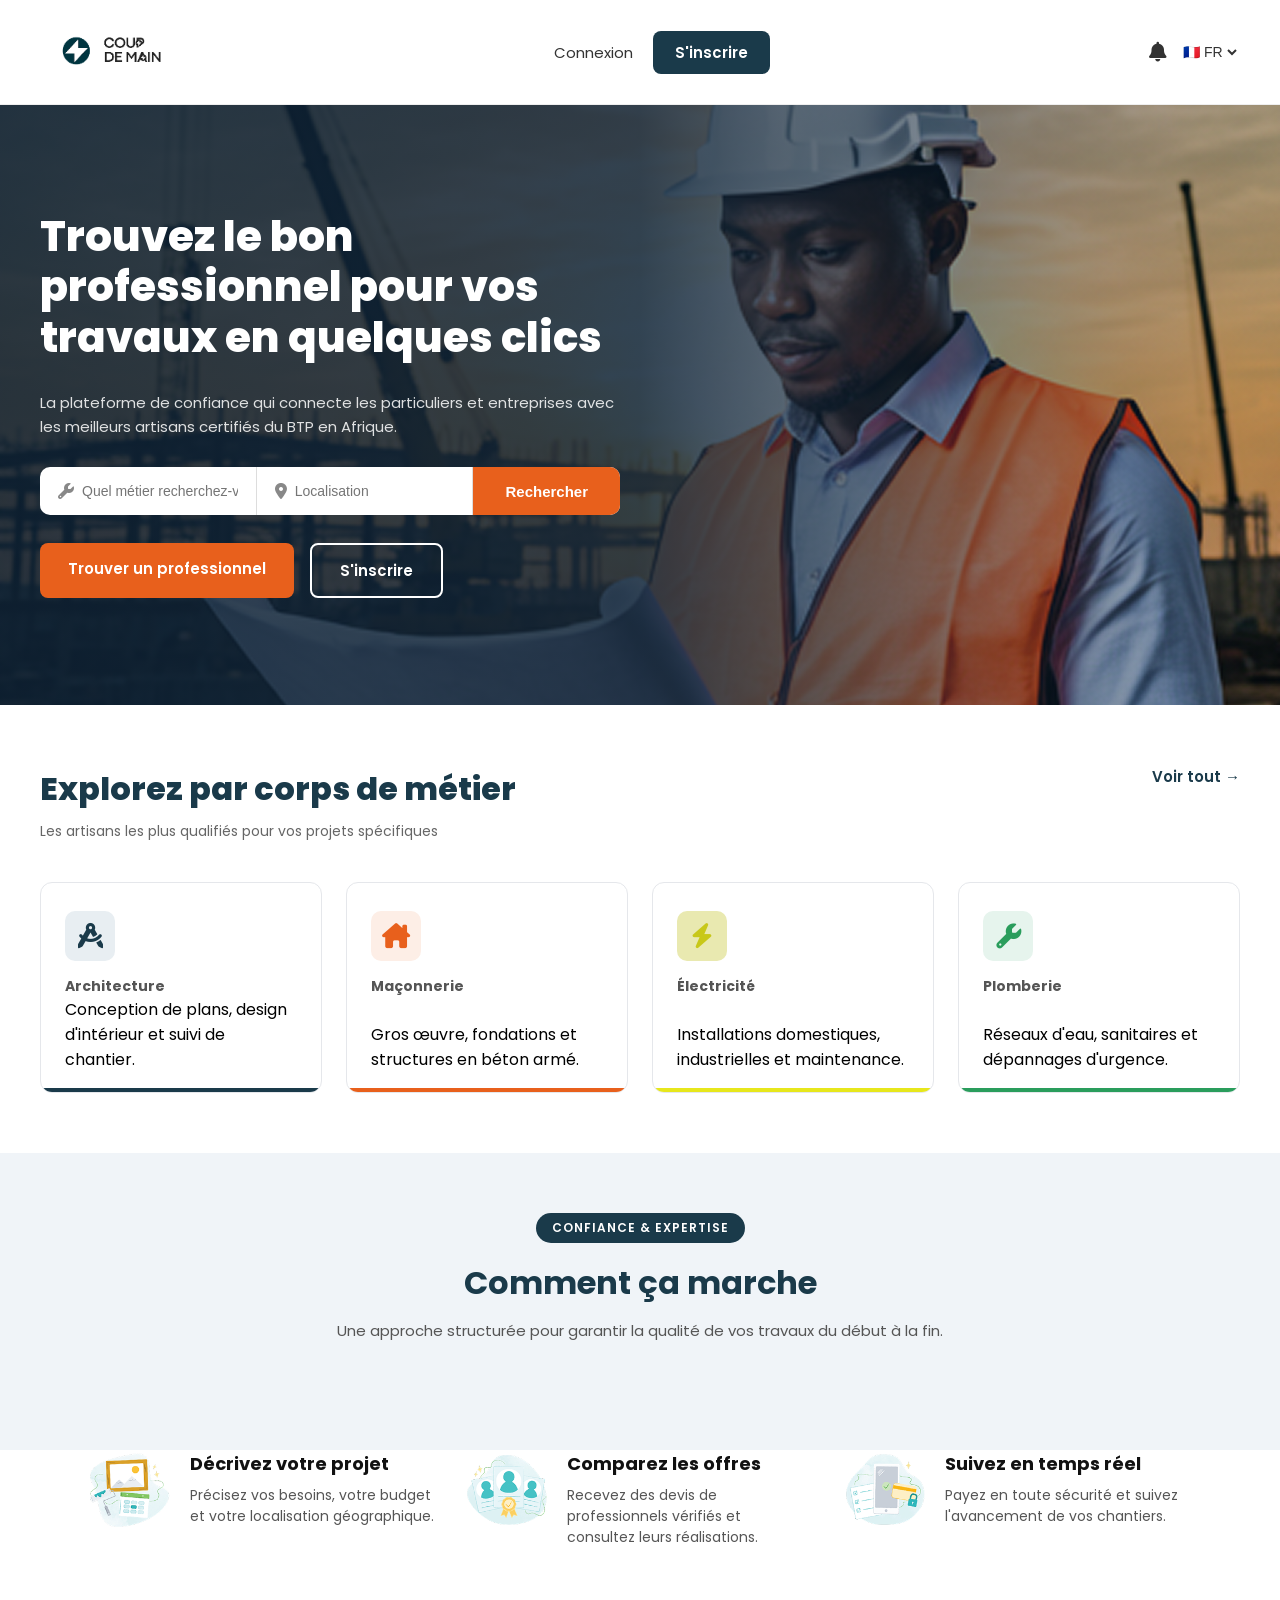
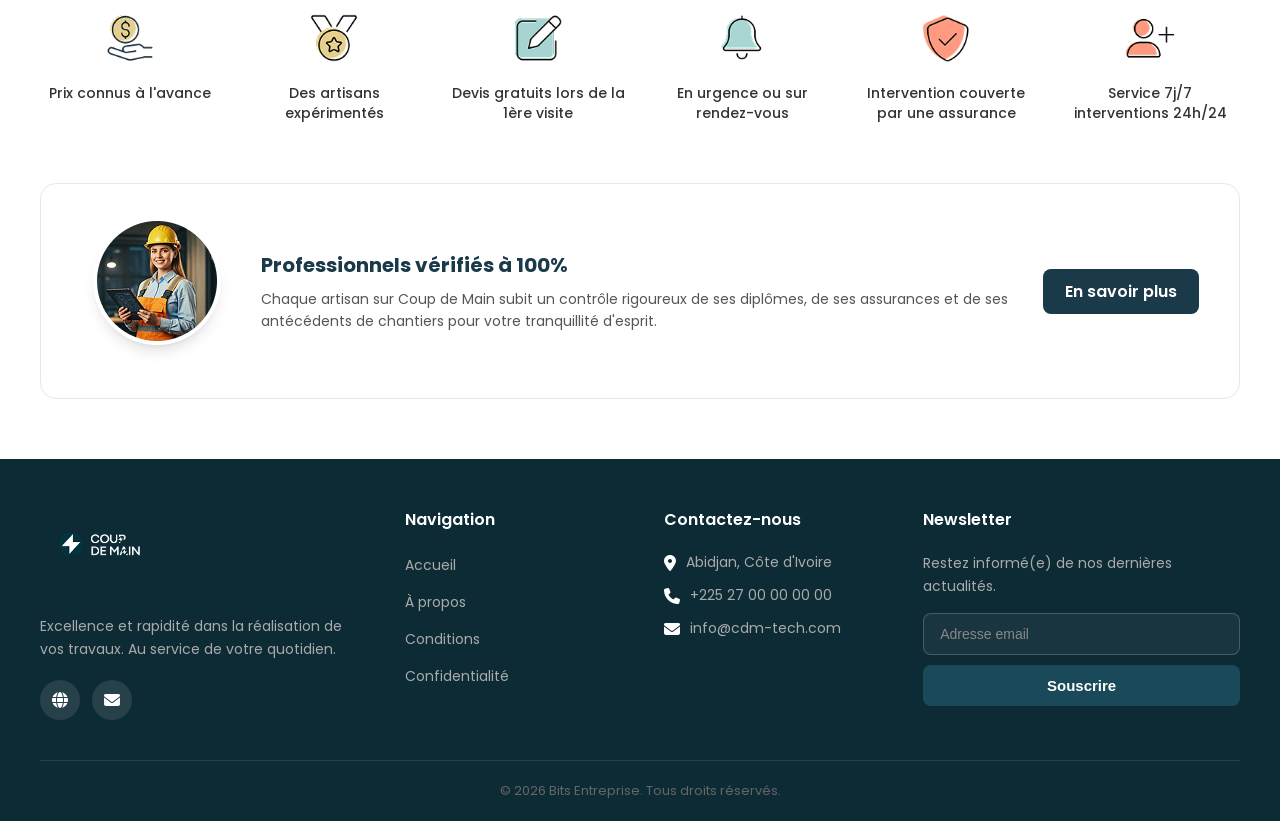
<file: index.html>
<!doctype html>
<html lang="fr">

<head>
    <meta charset="UTF-8" />
    <meta name="viewport" content="width=device-width, initial-scale=1.0" />
    <link rel="stylesheet" href="style.css" />
    <link rel="shortcut icon" href="Ressources/favicon_io/android-chrome-512x512.png" type="image/x-icon" />
    <link rel="stylesheet" href="https://cdnjs.cloudflare.com/ajax/libs/font-awesome/6.5.0/css/all.min.css" />
    <title>CoupdeMain | Home</title>
</head>

<body>
    <!-- Navbar -->
    <nav>
        <div class="logo">
            <img src="Ressources/images/logo.png" alt="" />
        </div>
        <div class="tab">
            <a href="Authentification/connexion.html" data-i18n="nav.connexion">Connexion</a>
            <a href="Authentification/inscription.html" class="btn-inscrire" data-i18n="nav.inscrire">S'inscrire</a>
        </div>
        <div class="nav-notif">
            <span class="nav-icon"><i class="fa-solid fa-bell"></i></span>
            <select id="lang-select">
                <option value="fr">🇫🇷 FR</option>
                <option value="en">🇬🇧 EN</option>
            </select>
        </div>
    </nav>

    <!-- Hero section -->
    <div class="hero">
        <div class="hero-background">
            <img src="Ressources/images/bg.png" alt="" />
        </div>
        <div class="hero-contenu">
            <h1 data-i18n="hero.titre">Trouvez le bon professionnel pour vos travaux en quelques clics</h1>
            <p data-i18n="hero.description">La plateforme de confiance qui connecte les particuliers et entreprises avec
                les meilleurs artisans certifiés du BTP en Afrique.</p>
            <div class="search-bar">
                <div class="search-logo">
                    <i class="fa-solid fa-wrench"></i>
                    <input type="text" data-i18n-placeholder="hero.search.metier"
                        placeholder="Quel métier recherchez-vous ?" />
                </div>
                <div class="search-location">
                    <i class="fa-solid fa-location-dot"></i>
                    <input type="text" data-i18n-placeholder="hero.search.localisation" placeholder="Localisation" />
                </div>
                <button data-i18n="hero.search.bouton">Rechercher</button>
            </div>
            <div class="CTA-buttons">
                <a href="" class="btn-ornage" data-i18n="hero.cta.trouver">Trouver un professionnel</a>
                <a href="/Authentification/inscription.html" class="btn-outline" data-i18n="hero.cta.inscrire">S'inscrire</a>
            </div>
        </div>
    </div>

    <!-- Section principale -->
    <div class="main">
        <div class="main-content">
            <div>
                <h2 data-i18n="metiers.titre">Explorez par corps de métier</h2>
                <p data-i18n="metiers.soustitre">Les artisans les plus qualifiés pour vos projets spécifiques</p>
            </div>
            <a href="#" data-i18n="metiers.voir">Voir tout →</a>
        </div>
        <div class="main-card">
            <div class="card">
                <div class="icon-card blue-icon"><i class="fa-solid fa-compass-drafting"></i></div>
                <h3 data-i18n="metiers.archi.titre">Architecture</h3>
                <p data-i18n="metiers.archi.desc">Conception de plans, design d'intérieur et suivi de chantier.</p>
                <div class="bar-card barre-bleu"></div>
            </div>
            <div class="card">
                <div class="icon-card orange-icon"><i class="fa-solid fa-house-chimney"></i></div>
                <h3 data-i18n="metiers.macon.titre">Maçonnerie</h3>
                <p data-i18n="metiers.macon.desc">Gros œuvre, fondations et structures en béton armé.</p>
                <span class="bar-card barre-orange"></span>
            </div>
            <div class="card">
                <div class="icon-card yellow-icon"><i class="fa-solid fa-bolt"></i></div>
                <h3 data-i18n="metiers.elec.titre">Électricité</h3>
                <p data-i18n="metiers.elec.desc">Installations domestiques, industrielles et maintenance.</p>
                <span class="bar-card barre-yellow"></span>
            </div>
            <div class="card">
                <div class="icon-card green-icon"><i class="fa-solid fa-wrench"></i></div>
                <h3 data-i18n="metiers.plomb.titre">Plomberie</h3>
                <p data-i18n="metiers.plomb.desc">Réseaux d'eau, sanitaires et dépannages d'urgence.</p>
                <span class="bar-card barre-green"></span>
            </div>
        </div>
    </div>

    <!-- Comment ça marche -->
    <div class="comment">
        <div class="comment-head">
            <span class="bg" data-i18n="comment.badge">CONFIANCE & EXPERTISE</span>
            <h2 data-i18n="comment.titre">Comment ça marche</h2>
            <p data-i18n="comment.soustitre">Une approche structurée pour garantir la qualité de vos travaux du début à
                la fin.</p>
        </div>
    </div>
    <div class="grille-comment">
        <div class="grille-item">
            <div class="comment-icon"><img src="Ressources/images/ccm-1.61d5282 1.png" alt=""></div>
            <div>
                <h3 data-i18n="comment.etape1.titre">Décrivez votre projet</h3>
                <p data-i18n="comment.etape1.desc">Précisez vos besoins, votre budget et votre localisation
                    géographique.</p>
            </div>
        </div>
        <div class="grille-item">
            <div class="comment-icon"><img src="Ressources/images/ccm-2.9033d62 1.png" alt=""></div>
            <div>
                <h3 data-i18n="comment.etape2.titre">Comparez les offres</h3>
                <p data-i18n="comment.etape2.desc">Recevez des devis de professionnels vérifiés et consultez leurs
                    réalisations.</p>
            </div>
        </div>
        <div class="grille-item">
            <div class="comment-icon"><img src="Ressources/images/ccm-2.9033d62 3.png" alt=""></div>
            <div>
                <h3 data-i18n="comment.etape3.titre">Suivez en temps réel</h3>
                <p data-i18n="comment.etape3.desc">Payez en toute sécurité et suivez l'avancement de vos chantiers.</p>
            </div>
        </div>
    </div>

    <!-- Avantages -->
    <div class="avantages">
        <div class="grille-avantages">
            <div class="avantages-items">
                <img src="Ressources/images/image 2.png" alt="">
                <p data-i18n="avantages.prix">Prix connus à l'avance</p>
            </div>
            <div class="avantages-items">
                <img src="Ressources/images/image 3.png" alt="">
                <p data-i18n="avantages.artisans">Des artisans expérimentés</p>
            </div>
            <div class="avantages-items">
                <img src="Ressources/images/image 4.png" alt="">
                <p data-i18n="avantages.devis">Devis gratuits lors de la 1ère visite</p>
            </div>
            <div class="avantages-items">
                <img src="Ressources/images/image 5.png" alt="">
                <p data-i18n="avantages.urgence">En urgence ou sur rendez-vous</p>
            </div>
            <div class="avantages-items">
                <img src="Ressources/images/image 6.png" alt="">
                <p data-i18n="avantages.assurance">Intervention couverte par une assurance</p>
            </div>
            <div class="avantages-items">
                <img src="Ressources/images/image 7.png" alt="">
                <p data-i18n="avantages.service">Service 7j/7 interventions 24h/24</p>
            </div>
        </div>
    </div>

    <!-- Bannière vérification -->
    <div class="banniere">
        <div class="carte">
            <img src="Ressources/images/woker.png" alt="">
            <div class="banniere-text">
                <h3 data-i18n="banniere.titre">Professionnels vérifiés à 100%</h3>
                <p data-i18n="banniere.desc">Chaque artisan sur Coup de Main subit un contrôle rigoureux de ses
                    diplômes, de ses assurances et de ses antécédents de chantiers pour votre tranquillité d'esprit.</p>
            </div>
            <a href="" class="btn-inscrire" data-i18n="banniere.bouton">En savoir plus</a>
        </div>
    </div>

    <!-- Footer -->
    <footer class="pied-de-page">
        <div class="pied-de-page__contenu">
            <div class="pied-de-page__colonne">
                <img src="Ressources/images/Group 8.png" alt="Logo Coup de Main" class="pied-de-page__logo" />
                <p class="pied-de-page__description" data-i18n="footer.description">Excellence et rapidité dans la
                    réalisation de vos travaux. Au service de votre quotidien.</p>
                <div class="pied-de-page__reseaux">
                    <a href="#"><i class="fa-solid fa-globe"></i></a>
                    <a href="#"><i class="fa-solid fa-envelope"></i></a>
                </div>
            </div>
            <div class="pied-de-page__colonne">
                <h4 data-i18n="footer.nav.titre">Navigation</h4>
                <ul>
                    <li><a href="#" data-i18n="footer.nav.accueil">Accueil</a></li>
                    <li><a href="#" data-i18n="footer.nav.apropos">À propos</a></li>
                    <li><a href="#" data-i18n="footer.nav.conditions">Conditions</a></li>
                    <li><a href="#" data-i18n="footer.nav.confidentialite">Confidentialité</a></li>
                </ul>
            </div>
            <div class="pied-de-page__colonne">
                <h4 data-i18n="footer.contact.titre">Contactez-nous</h4>
                <ul class="pied-de-page__contact">
                    <li><i class="fa-solid fa-location-dot"></i> <span data-i18n="footer.contact.adresse">Abidjan, Côte
                            d'Ivoire</span></li>
                    <li><i class="fa-solid fa-phone"></i> +225 27 00 00 00 00</li>
                    <li><i class="fa-solid fa-envelope"></i> info@cdm-tech.com</li>
                </ul>
            </div>
            <div class="pied-de-page__colonne">
                <h4 data-i18n="footer.newsletter.titre">Newsletter</h4>
                <p class="pied-de-page__newsletter-texte" data-i18n="footer.newsletter.texte">Restez informé(e) de nos
                    dernières actualités et recherches médicales.</p>
                <div class="pied-de-page__formulaire">
                    <input type="email" data-i18n-placeholder="footer.newsletter.placeholder"
                        placeholder="Adresse email" />
                    <button data-i18n="footer.newsletter.bouton">Souscrire</button>
                </div>
            </div>
        </div>
        <div class="pied-de-page__bas">
            <p data-i18n="footer.copyright">© 2026 Bits Entreprise. Tous droits réservés.</p>
        </div>
    </footer>
    <script src="Script/traduction.js"></script>
</body>

</html>
</file>
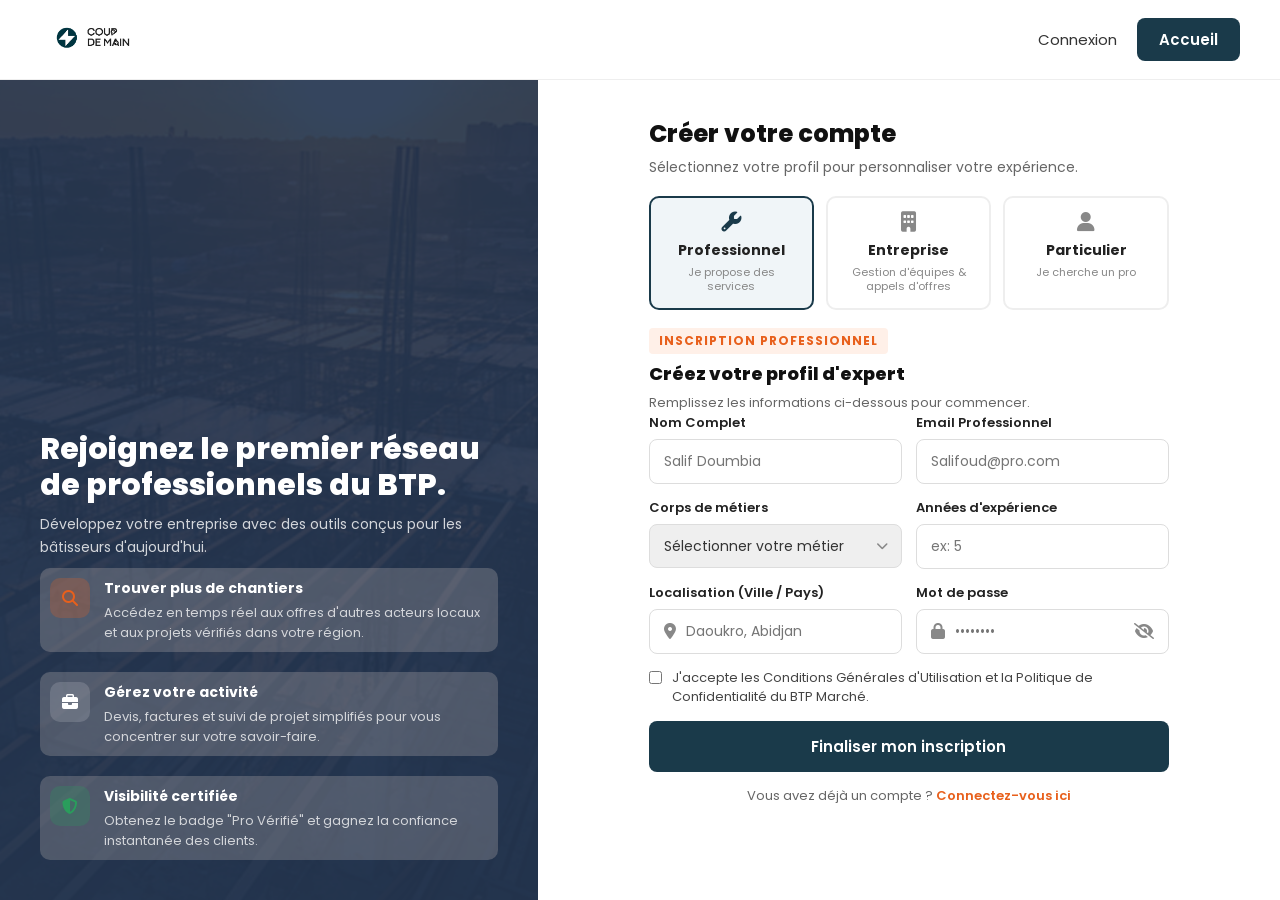
<file: Authentification/inscription.html>
<!doctype html>
<html lang="fr">

<head>
    <meta charset="UTF-8" />
    <meta name="viewport" content="width=device-width, initial-scale=1.0" />
    <link rel="stylesheet" href="inscription.css" />
    <link rel="shortcut icon" href="../Ressources/favicon_io/android-chrome-512x512.png" type="image/x-icon" />
    <link rel="stylesheet" href="https://cdnjs.cloudflare.com/ajax/libs/font-awesome/6.5.0/css/all.min.css" />
    <title>CoupdeMain | Inscription</title>
</head>

<body>
    <!-- navbar -->
    <nav>
        <div class="logo">
            <img src="../Ressources/images/logo.png" alt="" />
        </div>
        <div class="onglets">
            <a href="connexion.html" data-i18n="nav.connexion">Connexion</a>
            <a href="../index.html" class="btn-dark" data-i18n="footer.nav.accueil">Accueil</a>
            <select id="lang-select">
                <option value="fr">🇫🇷 FR</option>
                <option value="en">🇬🇧 EN</option>
            </select>
        </div>
    </nav>

    <div class="contenu">
        <!-- gauche -->
        <div class="gauche">
            <img src="../Ressources/images/Background construction.png" alt="" class="gauche-bg" />
            <div class="gauche-fond">

                <!-- contenu gauche particulier -->
                <div class="gauche-contenu" id="gauche-particulier" style="display: none">
                    <h1 data-i18n="inscription.particulier.hero.titre">Bâtissez votre avenir en toute sérénité.</h1>
                    <div class="avantages">
                        <div class="avantages-contenu">
                            <div class="icon-avantages blue">
                                <i class="fa-solid fa-magnifying-glass"></i>
                            </div>
                            <div>
                                <h4 data-i18n="inscription.particulier.avantage1.titre">Trouvez des pros facilement</h4>
                                <p data-i18n="inscription.particulier.avantage1.desc">
                                    Accédez à un réseau d'artisans qualifiés et vérifiés pour
                                    tous vos travaux de maçonnerie, plomberie et électricité.
                                </p>
                            </div>
                        </div>
                        <div class="avantages-contenu">
                            <div class="icon-avantages green">
                                <i class="fa-solid fa-shield-halved"></i>
                            </div>
                            <div>
                                <h4 data-i18n="inscription.particulier.avantage2.titre">Paiements sécurisés</h4>
                                <p data-i18n="inscription.particulier.avantage2.desc">
                                    Bénéficiez de notre système de tiers de confiance pour
                                    garantir que votre argent n'est libéré qu'une fois
                                    satisfait.
                                </p>
                            </div>
                        </div>
                        <div class="avantages-contenu">
                            <div class="icon-avantages orange">
                                <i class="fa-solid fa-list-check"></i>
                            </div>
                            <div>
                                <h4 data-i18n="inscription.particulier.avantage3.titre">Suivi de projet transparent</h4>
                                <p data-i18n="inscription.particulier.avantage3.desc">
                                    Suivez l'avancement de vos travaux étape par étape grâce à
                                    notre interface intuitive dédiée aux particuliers.
                                </p>
                            </div>
                        </div>
                    </div>
                </div>

                <!-- contenu gauche professionnel -->
                <div class="gauche-contenu" id="gauche-professionnel">
                    <h1 data-i18n="inscription.pro.hero.titre">Rejoignez le premier réseau de professionels du BTP.</h1>
                    <p data-i18n="inscription.pro.hero.desc">
                        Développez votre entreprise avec des outils conçus pour les
                        bâtisseurs d'aujourd'hui.
                    </p>
                    <div class="avantages">
                        <div class="avantages-contenu">
                            <div class="icon-avantages orange">
                                <i class="fa-solid fa-magnifying-glass"></i>
                            </div>
                            <div>
                                <h4 data-i18n="inscription.pro.avantage1.titre">Trouver plus de chantiers</h4>
                                <p data-i18n="inscription.pro.avantage1.desc">
                                    Accédez en temps réel aux offres d'autres acteurs locaux et
                                    aux projets vérifiés dans votre région.
                                </p>
                            </div>
                        </div>
                        <div class="avantages-contenu">
                            <div class="icon-avantages blue">
                                <i class="fa-solid fa-briefcase"></i>
                            </div>
                            <div>
                                <h4 data-i18n="inscription.pro.avantage2.titre">Gérez votre activité</h4>
                                <p data-i18n="inscription.pro.avantage2.desc">
                                    Devis, factures et suivi de projet simplifiés pour vous
                                    concentrer sur votre savoir-faire.
                                </p>
                            </div>
                        </div>
                        <div class="avantages-contenu">
                            <div class="icon-avantages green">
                                <i class="fa-solid fa-shield-halved"></i>
                            </div>
                            <div>
                                <h4 data-i18n="inscription.pro.avantage3.titre">Visibilité certifiée</h4>
                                <p data-i18n="inscription.pro.avantage3.desc">
                                    Obtenez le badge "Pro Vérifié" et gagnez la confiance
                                    instantanée des clients.
                                </p>
                            </div>
                        </div>
                    </div>
                </div>

                <!-- contenu gauche entreprise -->
                <div class="gauche-contenu" id="gauche-entreprise" style="display: none">
                    <h1 data-i18n="inscription.ent.hero.titre">La fondation numérique de vos projets d'envergure.</h1>
                    <p data-i18n="inscription.ent.hero.desc">
                        Rejoignez le premier écosystème BTP en Afrique conçu pour les
                        entreprises qui exigent précision et fiabilité.
                    </p>
                    <div class="avantages">
                        <div class="avantages-contenu">
                            <div class="icon-avantages orange">
                                <i class="fa-solid fa-file-contract"></i>
                            </div>
                            <div>
                                <h4 data-i18n="inscription.ent.avantage1.titre">Appels d'offres exclusifs</h4>
                                <p data-i18n="inscription.ent.avantage1.desc">
                                    Accédez en priorité aux marchés publics et privés certifiés.
                                </p>
                            </div>
                        </div>
                        <div class="avantages-contenu">
                            <div class="icon-avantages blue">
                                <i class="fa-solid fa-users"></i>
                            </div>
                            <div>
                                <h4 data-i18n="inscription.ent.avantage2.titre">Gestion d'équipes</h4>
                                <p data-i18n="inscription.ent.avantage2.desc">
                                    Outils intégrés de planification et suivi de chantier en
                                    temps réel.
                                </p>
                            </div>
                        </div>
                    </div>
                </div>
            </div>
        </div>

        <!-- droite -->
        <div class="droite">
            <div class="formulaire">
                <h2 data-i18n="inscription.titre">Créer votre compte</h2>
                <p class="sous-titre" data-i18n="inscription.soustitre">
                    Sélectionnez votre profil pour personnaliser votre expérience.
                </p>
            </div>

            <div class="profil-selection">
                <div class="profil-item active" onclick="selectionProfil(this, 'professionnel')">
                    <i class="fa-solid fa-wrench"></i>
                    <span data-i18n="inscription.profil.pro.titre">Professionnel</span>
                    <small data-i18n="inscription.profil.pro.desc">Je propose des services</small>
                </div>
                <div class="profil-item" onclick="selectionProfil(this, 'entreprise')">
                    <i class="fa-solid fa-building"></i>
                    <span data-i18n="inscription.profil.entreprise.titre">Entreprise</span>
                    <small data-i18n="inscription.profil.entreprise.desc">Gestion d'équipes & appels d'offres</small>
                </div>
                <div class="profil-item" onclick="selectionProfil(this, 'particulier')">
                    <i class="fa-solid fa-user"></i>
                    <span data-i18n="inscription.profil.particulier.titre">Particulier</span>
                    <small data-i18n="inscription.profil.particulier.desc">Je cherche un pro</small>
                </div>
            </div>

            <!-- formulaire professionnel -->
            <div id="form-professionnel">
                <div class="formulaire-label">
                    <span class="badge-orange" data-i18n="inscription.pro.badge">INSCRIPTION PROFESSIONNEL</span>
                    <h3 data-i18n="inscription.pro.h3">Créez votre profil d'expert</h3>
                    <p data-i18n="inscription.pro.intro">Remplissez les informations ci-dessous pour commencer.</p>
                </div>
                <div class="champs-grille">
                    <div class="champs">
                        <label data-i18n="inscription.pro.nom">Nom Complet</label>
                        <input type="text" data-i18n-placeholder="inscription.pro.nom.placeholder" placeholder="Salif Doumbia" />
                    </div>
                    <div class="champ">
                        <label data-i18n="inscription.pro.email">Email Professionnel</label>
                        <input type="email" data-i18n-placeholder="inscription.pro.email.placeholder" placeholder="Salifoud@pro.com" />
                    </div>
                    <div class="champ">
                        <label data-i18n="inscription.pro.metier">Corps de métiers</label>
                        <div class="input-selection">
                            <select>
                                <option value="" data-i18n="inscription.pro.metier.placeholder">Sélectionner votre métier</option>
                                <option data-i18n="inscription.metier.archi">Architecture</option>
                                <option data-i18n="inscription.metier.macon">Maçonnerie</option>
                                <option data-i18n="inscription.metier.elec">Électricité</option>
                                <option data-i18n="inscription.metier.plomb">Plomberie</option>
                                <option data-i18n="inscription.metier.aide">Aide maçon</option>
                            </select>
                            <i class="fa-solid fa-chevron-down"></i>
                        </div>
                    </div>
                    <div class="champ">
                        <label data-i18n="inscription.pro.experience">Années d'expérience</label>
                        <input type="number" data-i18n-placeholder="inscription.pro.experience.placeholder" placeholder="ex: 5" />
                    </div>
                    <div class="champ">
                        <label data-i18n="inscription.pro.localisation">Localisation (Ville / Pays)</label>
                        <div class="input-info">
                            <i class="fa-solid fa-location-dot"></i>
                            <input type="text" data-i18n-placeholder="inscription.pro.localisation.placeholder" placeholder="Daoukro, Abidjan" />
                        </div>
                    </div>
                    <div class="champ">
                        <label data-i18n="inscription.pro.mdp">Mot de passe</label>
                        <div class="input-info">
                            <i class="fa-solid fa-lock"></i>
                            <input type="password" id="mdp" placeholder="••••••••" />
                            <i class="fa-solid fa-eye-slash toggle-mdp" onclick="toggleMotdePasse()"></i>
                        </div>
                    </div>
                    <div class="cgu">
                        <input type="checkbox" id="cgu-pro" />
                        <label for="cgu-pro" data-i18n="inscription.pro.cgu">J'accepte les
                            <a href="#">Conditions Générales d'Utilisation</a> et la
                            <a href="#">Politique de Confidentialité</a> du BTP Marché.</label>
                    </div>
                    <button class="btn-submit" data-i18n="inscription.pro.bouton">
                        Finaliser mon inscription <i class="fa-solid fa-arrow-right"></i>
                    </button>
                    <p class="deja-compte">
                        <span data-i18n="inscription.pro.dejacompte">Vous avez déjà un compte ?</span>
                        <a href="#" data-i18n="inscription.pro.connexion">Connectez-vous ici</a>
                    </p>
                </div>
            </div>

            <!-- formulaire entreprise -->
            <div id="form-entreprise" style="display: none">
                <div class="formulaire-label">
                    <span class="badge-orange" data-i18n="inscription.ent.badge">INSCRIPTION ENTREPRISE</span>
                    <p data-i18n="inscription.ent.intro">Complétez les informations de votre structure pour commencer.</p>
                </div>
                <div class="champs-grille">
                    <p class="section-titre" data-i18n="inscription.ent.section1">INFORMATIONS SOCIÉTÉ</p>
                    <div class="champs">
                        <label data-i18n="inscription.ent.nom">Nom de l'entreprise</label>
                        <input type="text" data-i18n-placeholder="inscription.ent.nom.placeholder" placeholder="Ex: BatiCorp SARL" />
                    </div>
                    <div class="champ">
                        <label data-i18n="inscription.ent.siret">Numéro SIRET / Registre</label>
                        <input type="text" data-i18n-placeholder="inscription.ent.siret.placeholder" placeholder="Numéro officiel" />
                    </div>
                    <div class="champ">
                        <label data-i18n="inscription.ent.secteur">Secteur d'activité</label>
                        <div class="input-selection">
                            <select>
                                <option value="" data-i18n="inscription.ent.secteur.placeholder">Sélectionnez un secteur</option>
                                <option data-i18n="inscription.secteur.btp">BTP</option>
                                <option data-i18n="inscription.metier.archi">Architecture</option>
                                <option data-i18n="inscription.secteur.genie">Génie civil</option>
                            </select>
                            <i class="fa-solid fa-chevron-down"></i>
                        </div>
                    </div>
                    <div class="champ">
                        <label data-i18n="inscription.ent.taille">Taille de l'entreprise</label>
                        <div class="input-selection">
                            <select>
                                <option value="" data-i18n="inscription.ent.taille.placeholder">Nombre d'employés</option>
                                <option>1-10</option>
                                <option>11-50</option>
                                <option>51-200</option>
                                <option>200+</option>
                            </select>
                            <i class="fa-solid fa-chevron-down"></i>
                        </div>
                    </div>
                    <p class="section-titre" data-i18n="inscription.ent.section2">PERSONNE DE CONTACT</p>
                    <div class="champs pleine-largeur">
                        <label data-i18n="inscription.ent.responsable">Nom complet du responsable</label>
                        <input type="text" data-i18n-placeholder="inscription.ent.responsable.placeholder" placeholder="Prénom et Nom" />
                    </div>
                    <div class="champs pleine-largeur">
                        <label data-i18n="inscription.ent.mdp">Mot de passe</label>
                        <div class="input-info">
                            <i class="fa-solid fa-lock"></i>
                            <input type="password" id="mdp-ent" placeholder="••••••••" />
                            <i class="fa-solid fa-eye-slash toggle-mdp" onclick="toggleMdpEntreprise()"></i>
                        </div>
                    </div>
                    <div class="champ">
                        <label data-i18n="inscription.ent.email">Email professionnel</label>
                        <input type="email" data-i18n-placeholder="inscription.ent.email.placeholder" placeholder="contact@entreprise.com" />
                    </div>
                    <div class="champ">
                        <label data-i18n="inscription.ent.telephone">Téléphone</label>
                        <input type="tel" data-i18n-placeholder="inscription.ent.telephone.placeholder" placeholder="+225..." />
                    </div>
                    <div class="cgu">
                        <input type="checkbox" id="cgu-ent" />
                        <label for="cgu-ent" data-i18n="inscription.ent.cgu">J'accepte les
                            <a href="#">Conditions Générales d'Utilisation</a> et la
                            <a href="#">Politique de Confidentialité</a>.</label>
                    </div>
                    <button class="btn-submit" data-i18n="inscription.ent.bouton">
                        Créer mon compte entreprise
                        <i class="fa-solid fa-arrow-right"></i>
                    </button>
                    <p class="deja-compte">
                        <span data-i18n="inscription.ent.dejacompte">Vous avez déjà un compte ?</span>
                        <a href="#" data-i18n="inscription.ent.connexion">Connectez-vous ici</a>
                    </p>
                </div>
            </div>

            <!-- formulaire particulier -->
            <div id="form-particulier" style="display: none">
                <div class="formulaire-label">
                    <span class="badge-orange" data-i18n="inscription.part.badge">COMPTE PARTICULIER</span>
                    <h3 data-i18n="inscription.part.h3">Créez votre compte</h3>
                </div>
                <div class="champs-grille">
                    <div class="champs pleine-largeur">
                        <label data-i18n="inscription.part.nom">Nom complet</label>
                        <input type="text" data-i18n-placeholder="inscription.part.nom.placeholder" placeholder="Ex: Jean Kouadio" />
                    </div>
                    <div class="champ">
                        <label data-i18n="inscription.part.email">Email</label>
                        <input type="email" data-i18n-placeholder="inscription.part.email.placeholder" placeholder="jean@email.com" />
                    </div>
                    <div class="champ">
                        <label data-i18n="inscription.part.projet">Type de projet</label>
                        <div class="input-selection">
                            <select>
                                <option value="" data-i18n="inscription.part.projet.placeholder">Sélectionnez le type</option>
                                <option data-i18n="inscription.metier.macon">Maçonnerie</option>
                                <option data-i18n="inscription.metier.plomb">Plomberie</option>
                                <option data-i18n="inscription.metier.elec">Électricité</option>
                                <option data-i18n="inscription.metier.archi">Architecture</option>
                            </select>
                            <i class="fa-solid fa-chevron-down"></i>
                        </div>
                    </div>
                    <div class="champ pleine-largeur">
                        <label data-i18n="inscription.part.delai">Délai souhaité</label>
                        <div class="input-selection">
                            <select>
                                <option value="" data-i18n="inscription.part.delai.placeholder">Quand souhaitez-vous commencer ?</option>
                                <option data-i18n="inscription.part.delai.asap">Dès que possible</option>
                                <option data-i18n="inscription.part.delai.1mois">Dans 1 mois</option>
                                <option data-i18n="inscription.part.delai.3mois">Dans 3 mois</option>
                                <option data-i18n="inscription.part.delai.6mois">Dans 6 mois</option>
                            </select>
                            <i class="fa-solid fa-chevron-down"></i>
                        </div>
                    </div>
                    <div class="champ pleine-largeur">
                        <label data-i18n="inscription.part.mdp">Mot de passe</label>
                        <div class="input-info">
                            <i class="fa-solid fa-lock"></i>
                            <input type="password" id="mdp-part" placeholder="••••••••" />
                            <i class="fa-solid fa-eye-slash toggle-mdp" onclick="toggleMdpParticulier()"></i>
                        </div>
                    </div>
                    <div class="cgu">
                        <input type="checkbox" id="cgu-part" />
                        <label for="cgu-part" data-i18n="inscription.part.cgu">J'accepte les
                            <a href="#">Conditions Générales d'Utilisation</a> et la
                            <a href="#">Politique de Confidentialité</a>.</label>
                    </div>
                    <button class="btn-submit" data-i18n="inscription.part.bouton">
                        Créer mon compte <i class="fa-solid fa-arrow-right"></i>
                    </button>
                    <p class="deja-compte" data-i18n="inscription.part.aide">
                        Précisez votre projet pour un meilleur accompagnement.
                    </p>
                </div>
            </div>
        </div>
    </div>

    <script src="../Script/essentials.js"></script>
    <script src="../Script/traduction.js"></script>
    <script src="../Script/auth.js"></script>
    <script src="../Script/inscription.js"></script>
    <script>
        function toggleMdpParticulier() {
            const input = document.getElementById("mdp-part");
            const icon = document.querySelector("#form-particulier .toggle-mdp");
            input.type = input.type === "password" ? "text" : "password";
            icon.classList.toggle("fa-eye");
            icon.classList.toggle("fa-eye-slash");
        }
    </script>
</body>

</html>
</file>
<file: style.css>
@import url("https://fonts.googleapis.com/css2?family=Poppins:wght@400;600;700;800&display=swap");

* {
  margin: 0;
  padding: 0;
  box-sizing: border-box;
}

body {
  font-family: "Poppins", sans-serif;
}

/* ── NAVBAR ── */
nav {
  display: flex;
  align-items: center;
  justify-content: space-between;
  padding: 16px 40px;
  background: #fff;
  border-bottom: 1px solid #eee;
}

.logo img {
  height: 65px;
}

.tab {
  display: flex;
  align-items: center;
  gap: 20px;
}

.tab a {
  text-decoration: none;
  color: #333;
  font-size: 15px;
}

.btn-inscrire {
  background: #1a3a4a;
  color: #fff !important;
  padding: 10px 22px;
  border-radius: 8px;
  font-weight: 600;
  text-decoration: none;
}

.nav-icon {
  font-size: 20px;
  cursor: pointer;
  color: #333;
}

.nav-notif {
  display: flex;
  align-items: center;
  gap: 12px;
}

#lang-select {
  border: none;
  outline: none;
  font-size: 14px;
  color: #333;
  cursor: pointer;
  background: transparent;
}

/* ── HERO ── */
.hero {
  position: relative;
  display: flex;
  align-items: center;
  min-height: 600px;
}

.hero-background {
  position: absolute;
  inset: 0;
}

.hero-background img {
  width: 100%;
  height: 100%;
  object-fit: cover;
}

.hero-background::after {
  content: "";
  position: absolute;
  inset: 0;
  background: linear-gradient(to right,
      rgba(15, 35, 55, 0.85) 50%,
      rgba(15, 35, 55, 0.2) 100%);
}

.hero-contenu {
  position: relative;
  padding: 80px 40px;
  max-width: 660px;
  color: #fff;
  display: flex;
  flex-direction: column;
  gap: 28px;
}

.hero-contenu h1 {
  font-size: 42px;
  font-weight: 800;
  line-height: 1.2;
}

.hero-contenu p {
  font-size: 15px;
  line-height: 1.6;
  opacity: 0.85;
}

/* ── SEARCH BAR ── */
.search-bar {
  display: flex;
  background: #fff;
  border-radius: 10px;
  overflow: hidden;
  max-width: 620px;
}

.search-logo,
.search-location {
  display: flex;
  align-items: center;
  gap: 8px;
  padding: 0 18px;
  flex: 1;
  border-right: 1px solid #ddd;
  color: #888;
}

.search-logo input,
.search-location input {
  border: none;
  outline: none;
  font-size: 14px;
  color: #555;
  width: 100%;
  padding: 16px 0;
}

.search-bar button {
  background: #e8601c;
  color: #fff;
  border: none;
  padding: 0 32px;
  font-size: 15px;
  font-weight: 600;
  cursor: pointer;
  transition: background 0.2s;
  white-space: nowrap;
}

.search-bar button:hover {
  background: #c85319;
}

/* ── CTA BUTTONS ── */
.CTA-buttons {
  display: flex;
  gap: 16px;
  flex-wrap: wrap;
}

.btn-ornage {
  background: #e8601c;
  color: #fff;
  text-decoration: none;
  padding: 14px 28px;
  border-radius: 8px;
  font-size: 15px;
  font-weight: 600;
  transition: background 0.2s;
}

.btn-ornage:hover {
  background: #c9501a;
}

.btn-outline {
  background: transparent;
  color: #fff;
  text-decoration: none;
  border: 2px solid #fff;
  padding: 14px 28px;
  border-radius: 8px;
  font-size: 15px;
  font-weight: 600;
  transition: background 0.2s;
}

.btn-outline:hover {
  background: rgba(255, 255, 255, 0.15);
}

/* ── SECTION MÉTIERS ── */
.main {
  padding: 60px 40px;
  background: #fff;
}

.main-content {
  display: flex;
  justify-content: space-between;
  align-items: flex-start;
  margin-bottom: 40px;
  gap: 16px;
  flex-wrap: wrap;
}

.main-content h2 {
  font-size: 32px;
  font-weight: 800;
  color: #1a3a4a;
  margin-bottom: 8px;
}

.main-content>div>p {
  font-size: 14px;
  color: #666;
}

.main-content>a {
  text-decoration: none;
  color: #1a3a4a;
  font-weight: 600;
  font-size: 15px;
  white-space: nowrap;
}

.main-card {
  display: grid;
  grid-template-columns: repeat(4, 1fr);
  gap: 24px;
}

.card {
  display: flex;
  flex-direction: column;
  border: 1px solid #e5e7eb;
  padding: 28px 24px 0;
  border-radius: 12px;
  overflow: hidden;
  transition: transform 0.2s, box-shadow 0.2s;
}

.card:hover {
  transform: translateY(-4px);
}

.card h3 {
  font-size: 14px;
  color: #555;
  line-height: 1.5;
  flex: 1;
}

.icon-card {
  width: 50px;
  height: 50px;
  display: flex;
  border-radius: 10px;
  align-items: center;
  justify-content: center;
  font-size: 25px;
  margin-bottom: 15px;
}

.blue-icon {
  background: #e8eef2;
  color: #1a3a4a;
}

.orange-icon {
  background: #fdeee6;
  color: #e8601c;
}

.yellow-icon {
  background: #e9e9b0;
  color: #c8c819;
}

.green-icon {
  background: #e6f4ed;
  color: #2a9d5c;
}

.bar-card {
  height: 4px;
  margin: 16px -24px 0;
}

.barre-bleu {
  background: #1a3a4a;
}

.barre-orange {
  background: #e8601c;
}

.barre-yellow {
  background: #e7e71c;
}

.barre-green {
  background: #2a9d5c;
}

/* ── COMMENT ÇA MARCHE ── */
.comment {
  padding: 60px 40px;
  background: #f0f4f8;
}

.comment-head {
  text-align: center;
  margin-bottom: 48px;
}

.bg {
  display: inline-block;
  background: #1a3a4a;
  color: #fff;
  font-size: 12px;
  font-weight: 600;
  letter-spacing: 1px;
  padding: 6px 16px;
  border-radius: 20px;
  margin-bottom: 16px;
}

.comment-head h2 {
  font-size: 32px;
  font-weight: 700;
  color: #1a3a4a;
  margin-bottom: 12px;
}

.comment-head p {
  font-size: 15px;
  color: #555;
}

.grille-comment {
  display: grid;
  grid-template-columns: repeat(3, 1fr);
  gap: 32px;
  max-width: 1100px;
  margin: 0 auto;
}

.grille-item {
  display: flex;
  gap: 20px;
  align-items: flex-start;
}

.comment-icon img {
  width: 80px;
  height: 80px;
  object-fit: contain;
  flex-shrink: 0;
}

.grille-item h3 {
  font-size: 18px;
  font-weight: 700;
  color: #111;
  margin-bottom: 8px;
}

.grille-item p {
  font-size: 14px;
  color: #555;
  line-height: 1.5;
}

/* ── AVANTAGES ── */
.avantages {
  padding: 60px 40px;
  background: #fff;
}

.grille-avantages {
  display: grid;
  grid-template-columns: repeat(6, 1fr);
  gap: 24px;
  text-align: center;
}

.avantages-items {
  display: flex;
  flex-direction: column;
  align-items: center;
  gap: 16px;
}

.avantages-items img {
  max-width: 60px;
}

.avantages-items p {
  font-size: 14px;
  color: #333;
  font-weight: 500;
  line-height: 1.4;
}

/* ── BANNIÈRE ── */
.banniere {
  padding: 0 40px 60px;
  background: #fff;
}

.carte {
  display: flex;
  align-items: center;
  gap: 28px;
  border: 1px solid #e5e7eb;
  border-radius: 16px;
  padding: 31px 40px;
  flex-wrap: wrap;
}

.carte img {
  max-width: 180px;
  flex-shrink: 0;
}

.banniere-text {
  flex: 1;
  min-width: 200px;
}

.banniere-text h3 {
  font-size: 20px;
  font-weight: 700;
  color: #1a3a4a;
  margin-bottom: 8px;
}

.banniere-text p {
  font-size: 14px;
  color: #555;
  line-height: 1.6;
}

/* ── FOOTER ── */
.pied-de-page {
  background: #0d2b35;
  color: #ccc;
  padding: 48px 40px 0;
}

.pied-de-page__contenu {
  display: grid;
  grid-template-columns: 1.5fr 1fr 1fr 1.5fr;
  gap: 48px;
  padding-bottom: 40px;
  border-bottom: 1px solid rgba(255, 255, 255, 0.1);
}

.pied-de-page__logo {
  height: 85px;
  margin-bottom: 16px;
}

.pied-de-page__description {
  font-size: 14px;
  line-height: 1.6;
  margin-bottom: 20px;
  color: #aaa;
}

.pied-de-page__reseaux {
  display: flex;
  gap: 12px;
}

.pied-de-page__reseaux a {
  width: 40px;
  height: 40px;
  border-radius: 50%;
  background: rgba(255, 255, 255, 0.1);
  display: flex;
  align-items: center;
  justify-content: center;
  color: #fff;
  font-size: 16px;
  text-decoration: none;
}

.pied-de-page__colonne h4 {
  font-size: 16px;
  font-weight: 600;
  color: #fff;
  margin-bottom: 20px;
}

.pied-de-page__colonne ul {
  list-style: none;
  display: flex;
  flex-direction: column;
  gap: 12px;
}

.pied-de-page__colonne ul a {
  text-decoration: none;
  color: #aaa;
  font-size: 14px;
}

.pied-de-page__colonne ul a:hover {
  color: #fff;
}

.pied-de-page__contact li {
  display: flex;
  align-items: center;
  gap: 10px;
  font-size: 14px;
  color: #aaa;
}

.pied-de-page__contact i {
  font-size: 16px;
  color: #fff;
}

.pied-de-page__newsletter-texte {
  font-size: 14px;
  color: #aaa;
  line-height: 1.6;
  margin-bottom: 16px;
}

.pied-de-page__formulaire {
  display: flex;
  flex-direction: column;
  gap: 10px;
}

.pied-de-page__formulaire input {
  background: rgba(255, 255, 255, 0.05);
  border: 1px solid rgba(255, 255, 255, 0.2);
  border-radius: 8px;
  padding: 12px 16px;
  color: #fff;
  font-size: 14px;
  outline: none;
}

.pied-de-page__formulaire input::placeholder {
  color: #888;
}

.pied-de-page__formulaire button {
  background: #1a4a5a;
  color: #fff;
  border: none;
  border-radius: 8px;
  padding: 12px;
  font-size: 15px;
  font-weight: 600;
  cursor: pointer;
  transition: background 0.2s;
}

.pied-de-page__formulaire button:hover {
  background: #1f5a6e;
}

.pied-de-page__bas {
  text-align: center;
  padding: 20px 0;
  font-size: 13px;
  color: #666;
}

/* ══════════════════════════════
   RESPONSIVE
══════════════════════════════ */

/* ── Tablette (≤ 1024px) ── */
@media (max-width: 1024px) {
  .main-card {
    grid-template-columns: repeat(2, 1fr);
  }

  .grille-avantages {
    grid-template-columns: repeat(3, 1fr);
  }

  .pied-de-page__contenu {
    grid-template-columns: 1fr 1fr;
    gap: 32px;
  }
}

/* ── Mobile large (≤ 768px) ── */
@media (max-width: 768px) {
  nav {
    padding: 14px 20px;
    gap: 12px;
  }

  .logo img {
    height: 46px;
  }

  .tab {
    gap: 8px;
  }

  .tab a {
    font-size: 13px;
  }

  .btn-inscrire {
    padding: 8px 14px;
    font-size: 13px;
  }

  .hero {
    min-height: 480px;
  }

  .hero-background::after {
    background: rgba(15, 35, 55, 0.75);
  }

  .hero-contenu {
    padding: 48px 20px;
    max-width: 100%;
    gap: 20px;
  }

  .hero-contenu h1 {
    font-size: 26px;
  }

  .hero-contenu p {
    font-size: 14px;
  }

  .search-bar {
    flex-direction: column;
    max-width: 100%;
  }

  .search-logo,
  .search-location {
    border-right: none;
    border-bottom: 1px solid #ddd;
    padding: 0 14px;
  }

  .search-bar button {
    padding: 14px;
    font-size: 14px;
  }

  .CTA-buttons {
    flex-direction: column;
    gap: 10px;
  }

  .btn-ornage,
  .btn-outline {
    text-align: center;
    padding: 12px 20px;
    font-size: 14px;
  }

  .main {
    padding: 40px 20px;
  }

  .main-content {
    flex-direction: column;
    gap: 8px;
  }

  .main-content h2 {
    font-size: 24px;
  }

  .main-card {
    grid-template-columns: 1fr 1fr;
    gap: 16px;
  }

  .comment {
    padding: 40px 20px;
  }

  .comment-head h2 {
    font-size: 24px;
  }

  .grille-comment {
    grid-template-columns: 1fr;
    gap: 24px;
  }

  .comment-icon img {
    width: 64px;
    height: 64px;
  }

  .avantages {
    padding: 40px 20px;
  }

  .grille-avantages {
    grid-template-columns: repeat(2, 1fr);
    gap: 20px;
  }

  .banniere {
    padding: 0 20px 40px;
  }

  .carte {
    flex-direction: column;
    align-items: flex-start;
    padding: 24px 20px;
    gap: 20px;
  }

  .carte img {
    max-width: 120px;
  }

  .pied-de-page {
    padding: 40px 20px 0;
  }

  .pied-de-page__contenu {
    grid-template-columns: 1fr;
    gap: 28px;
  }
}

/* ── Mobile petit (≤ 480px) ── */
@media (max-width: 480px) {
  .hero-contenu h1 {
    font-size: 22px;
  }

  .main-card {
    grid-template-columns: 1fr;
  }

  .grille-avantages {
    grid-template-columns: repeat(2, 1fr);
  }

  nav {
    padding: 12px 16px;
  }
}
</file>
<file: Authentification/inscription.css>
@import url("https://fonts.googleapis.com/css2?family=Poppins:wght@400;600;700;800&display=swap");

* {
  margin: 0;
  padding: 0;
  box-sizing: border-box;
}

body {
  font-family: "Poppins", sans-serif;
  display: flex;
  flex-direction: column;
  height: 100vh;
  overflow: hidden;
}

/* ── NAVBAR ── */
nav {
  display: flex;
  align-items: center;
  justify-content: space-between;
  padding: 12px 40px;
  background: #fff;
  border-bottom: 1px solid #eee;
  flex-shrink: 0;
}

.logo img { height: 48px; }

.onglets {
  display: flex;
  align-items: center;
  gap: 20px;
}

.onglets a {
  text-decoration: none;
  color: #333;
  font-size: 15px;
}

#lang-select { display: none; }

.btn-dark {
  background: #1a3a4a;
  color: #fff !important;
  padding: 10px 22px;
  border-radius: 8px;
  font-weight: 600;
}

/* ── LAYOUT ── */
.contenu {
  display: flex;
  flex: 1;
  overflow: hidden;
}

/* ── GAUCHE ── */
.gauche {
  position: relative;
  width: 42%;
  flex-shrink: 0;
}

.gauche-bg {
  width: 100%;
  height: 100%;
  object-fit: cover;
  object-position: center;
  display: block;
}

.gauche-fond {
  position: absolute;
  inset: 0;
  background: rgba(10, 30, 60, 0.82);
  overflow-y: auto;
  display: flex;
  flex-direction: column;
  justify-content: flex-end;
}

.gauche-contenu {
  padding: 40px;
  color: #fff;
  display: flex;
  flex-direction: column;
  gap: 10px;
}

.gauche-contenu h1 {
  font-size: 30px;
  font-weight: 800;
  line-height: 1.2;
}

.gauche-contenu > p {
  font-size: 14px;
  opacity: 0.8;
  line-height: 1.6;
}

.avantages { display: flex; flex-direction: column; gap: 20px; }

.avantages-contenu {
  display: flex;
  gap: 14px;
  align-items: flex-start;
  background: rgba(182, 176, 176, 0.295);
  padding: 10px;
  border-radius: 10px;
}

.icon-avantages {
  width: 40px;
  height: 40px;
  min-width: 40px;
  border-radius: 10px;
  display: flex;
  align-items: center;
  justify-content: center;
  font-size: 16px;
}

.icon-avantages.orange { background: rgba(232, 96, 28, 0.25); color: #e8601c; }
.icon-avantages.blue   { background: rgba(255, 255, 255, 0.15); color: #fff; }
.icon-avantages.green  { background: rgba(42, 157, 92, 0.25); color: #2a9d5c; }

.avantages-contenu h4 { font-size: 14px; font-weight: 700; margin-bottom: 4px; }
.avantages-contenu p  { font-size: 13px; opacity: 0.75; line-height: 1.5; }

/* ── DROITE ── */
.droite {
  flex: 1;
  overflow-y: auto;
  padding: 36px 48px;
  display: flex;
  flex-direction: column;
  align-items: center;
  gap: 18px;
  min-width: 0;
}

.formulaire,
.profil-selection,
.formulaire-label,
.champs-grille {
  width: 100%;
  max-width: 520px;
}

.formulaire h2 { font-size: 24px; font-weight: 800; color: #111; margin-bottom: 6px; }
.sous-titre    { font-size: 14px; color: #666; }

/* ── SÉLECTEUR PROFIL ── */
.profil-selection {
  display: flex;
  gap: 12px;
  max-width: 520px;
}

.profil-item {
  flex: 1;
  border: 2px solid #eee;
  border-radius: 10px;
  padding: 14px 12px;
  display: flex;
  flex-direction: column;
  align-items: center;
  gap: 4px;
  cursor: pointer;
  text-align: center;
  transition: border-color 0.2s;
}

.profil-item i      { font-size: 20px; color: #888; margin-bottom: 4px; }
.profil-item span   { font-size: 14px; font-weight: 700; color: #222; }
.profil-item small  { font-size: 11px; color: #888; line-height: 1.3; }

.profil-item.active            { border-color: #1a3a4a; background: #f0f5f8; }
.profil-item.active i          { color: #1a3a4a; }

/* ── LABEL FORMULAIRE ── */
.formulaire-label {
  display: flex;
  flex-direction: column;
  gap: 6px;
  max-width: 520px;
}

.badge-orange {
  display: inline-block;
  background: #fff0e8;
  color: #e8601c;
  font-size: 12px;
  font-weight: 700;
  letter-spacing: 1px;
  padding: 4px 10px;
  border-radius: 4px;
  width: fit-content;
}

.formulaire-label h3 { font-size: 18px; font-weight: 800; color: #111; }
.formulaire-label p  { font-size: 13px; color: #666; }

/* ── CHAMPS ── */
.champs-grille {
  display: grid;
  grid-template-columns: 1fr 1fr;
  gap: 14px;
  max-width: 520px;
}

.champs,
.champ {
  display: flex;
  flex-direction: column;
  gap: 6px;
}

.champs label,
.champ label { font-size: 13px; font-weight: 600; color: #222; }

.champs input,
.champ input,
.champ select {
  border: 1px solid #ddd;
  border-radius: 8px;
  padding: 11px 14px;
  font-size: 14px;
  color: #333;
  outline: none;
  font-family: "Poppins", sans-serif;
  width: 100%;
  appearance: none;
}

.input-selection { position: relative; }
.input-selection select { width: 100%; }
.input-selection i {
  position: absolute;
  right: 14px; top: 50%;
  transform: translateY(-50%);
  color: #888; font-size: 12px;
  pointer-events: none;
}

.input-info {
  display: flex;
  align-items: center;
  gap: 10px;
  border: 1px solid #ddd;
  border-radius: 8px;
  padding: 0 14px;
  color: #888;
}

.input-info input { border: none; padding: 11px 0; min-width: 0; flex: 1; }

.toggle-mdp { cursor: pointer; }

/* ── CGU ── */
.cgu {
  display: flex;
  align-items: flex-start;
  gap: 10px;
  font-size: 13px;
  color: #444;
  line-height: 1.5;
  grid-column: 1 / -1;
}
.cgu input { margin-top: 3px; flex-shrink: 0; }
.cgu a     { color: #e8601c; text-decoration: none; font-weight: 600; }

/* ── BOUTON ── */
.btn-submit {
  background: #1a3a4a;
  color: #fff;
  border: none;
  border-radius: 8px;
  padding: 14px;
  font-size: 15px;
  font-weight: 600;
  cursor: pointer;
  width: 100%;
  display: flex;
  align-items: center;
  justify-content: center;
  gap: 10px;
  transition: 0.2s;
  font-family: "Poppins", sans-serif;
  grid-column: 1 / -1;
}
.btn-submit:hover { background: #0f2533; }

.deja-compte {
  font-size: 13px;
  color: #666;
  text-align: center;
  grid-column: 1 / -1;
}
.deja-compte a { color: #e8601c; text-decoration: none; font-weight: 600; }

.section-titre {
  grid-column: 1 / -1;
  font-size: 11px;
  font-weight: 700;
  letter-spacing: 1px;
  color: #888;
  text-transform: uppercase;
  margin-top: 4px;
}

.pleine-largeur { grid-column: 1 / -1; }

/*  RESPONSIVE – Tablette (≤ 900px)*/
@media (max-width: 900px) {
  .gauche { width: 36%; }

  .gauche-contenu { padding: 28px; }
  .gauche-contenu h1 { font-size: 22px; }

  .droite { padding: 28px 28px; }
}

/* RESPONSIVE – Mobile (≤ 768px)*/
@media (max-width: 768px) {

  body { height: auto; overflow: auto; }

  .contenu { flex-direction: column; overflow: visible; }

  /* Gauche : bandeau haut */
  .gauche { width: 100%; height: 220px; flex-shrink: 0; }

  .gauche-fond { justify-content: flex-end; }

  .gauche-contenu {
    padding: 20px 24px;
    gap: 8px;
  }

  .gauche-contenu h1 { font-size: 20px; }
  .gauche-contenu > p { font-size: 12px; }

  /* Cacher les avantages sur mobile pour alléger */
  .avantages { display: none; }

  /* Droite pleine largeur */
  .droite { padding: 24px 20px; min-height: auto; }

  nav { padding: 10px 20px; }

  /* Sélecteur profil : flex wrap */
  .profil-selection { flex-wrap: wrap; }
  .profil-item { min-width: calc(50% - 6px); }

  /* Grille champs : 1 colonne */
  .champs-grille { grid-template-columns: 1fr; }
  .pleine-largeur { grid-column: 1; }
  .cgu            { grid-column: 1; }
  .btn-submit     { grid-column: 1; }
  .deja-compte    { grid-column: 1; }
  .section-titre  { grid-column: 1; }
}

/* RESPONSIVE – Petit mobile (≤ 480px)*/
@media (max-width: 480px) {

  nav { padding: 10px 16px; }
  .logo img { height: 38px; }
  .btn-dark { padding: 8px 14px; font-size: 13px; }

  .gauche { height: 160px; }
  .gauche-contenu h1 { font-size: 17px; }

  .droite { padding: 20px 16px; }

  .profil-item { min-width: 100%; }

  .formulaire h2 { font-size: 20px; }
}
</file>
